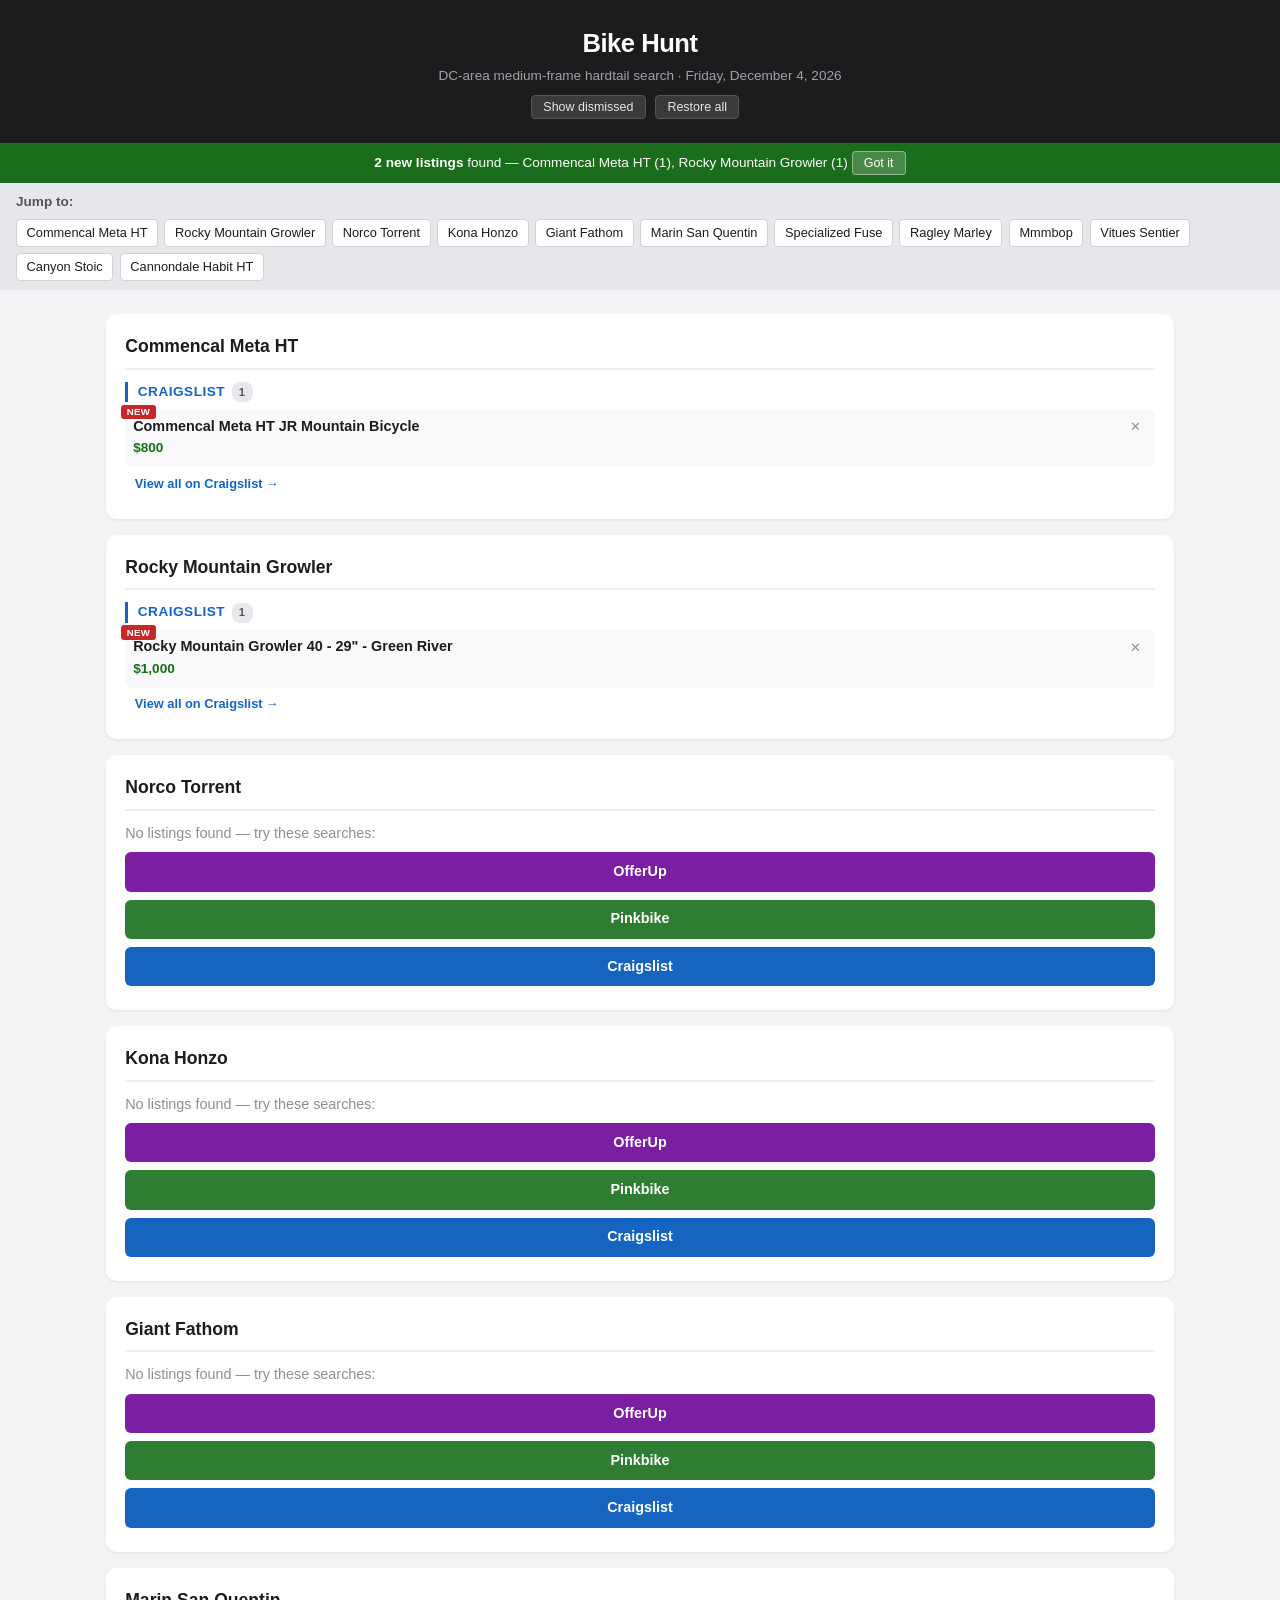
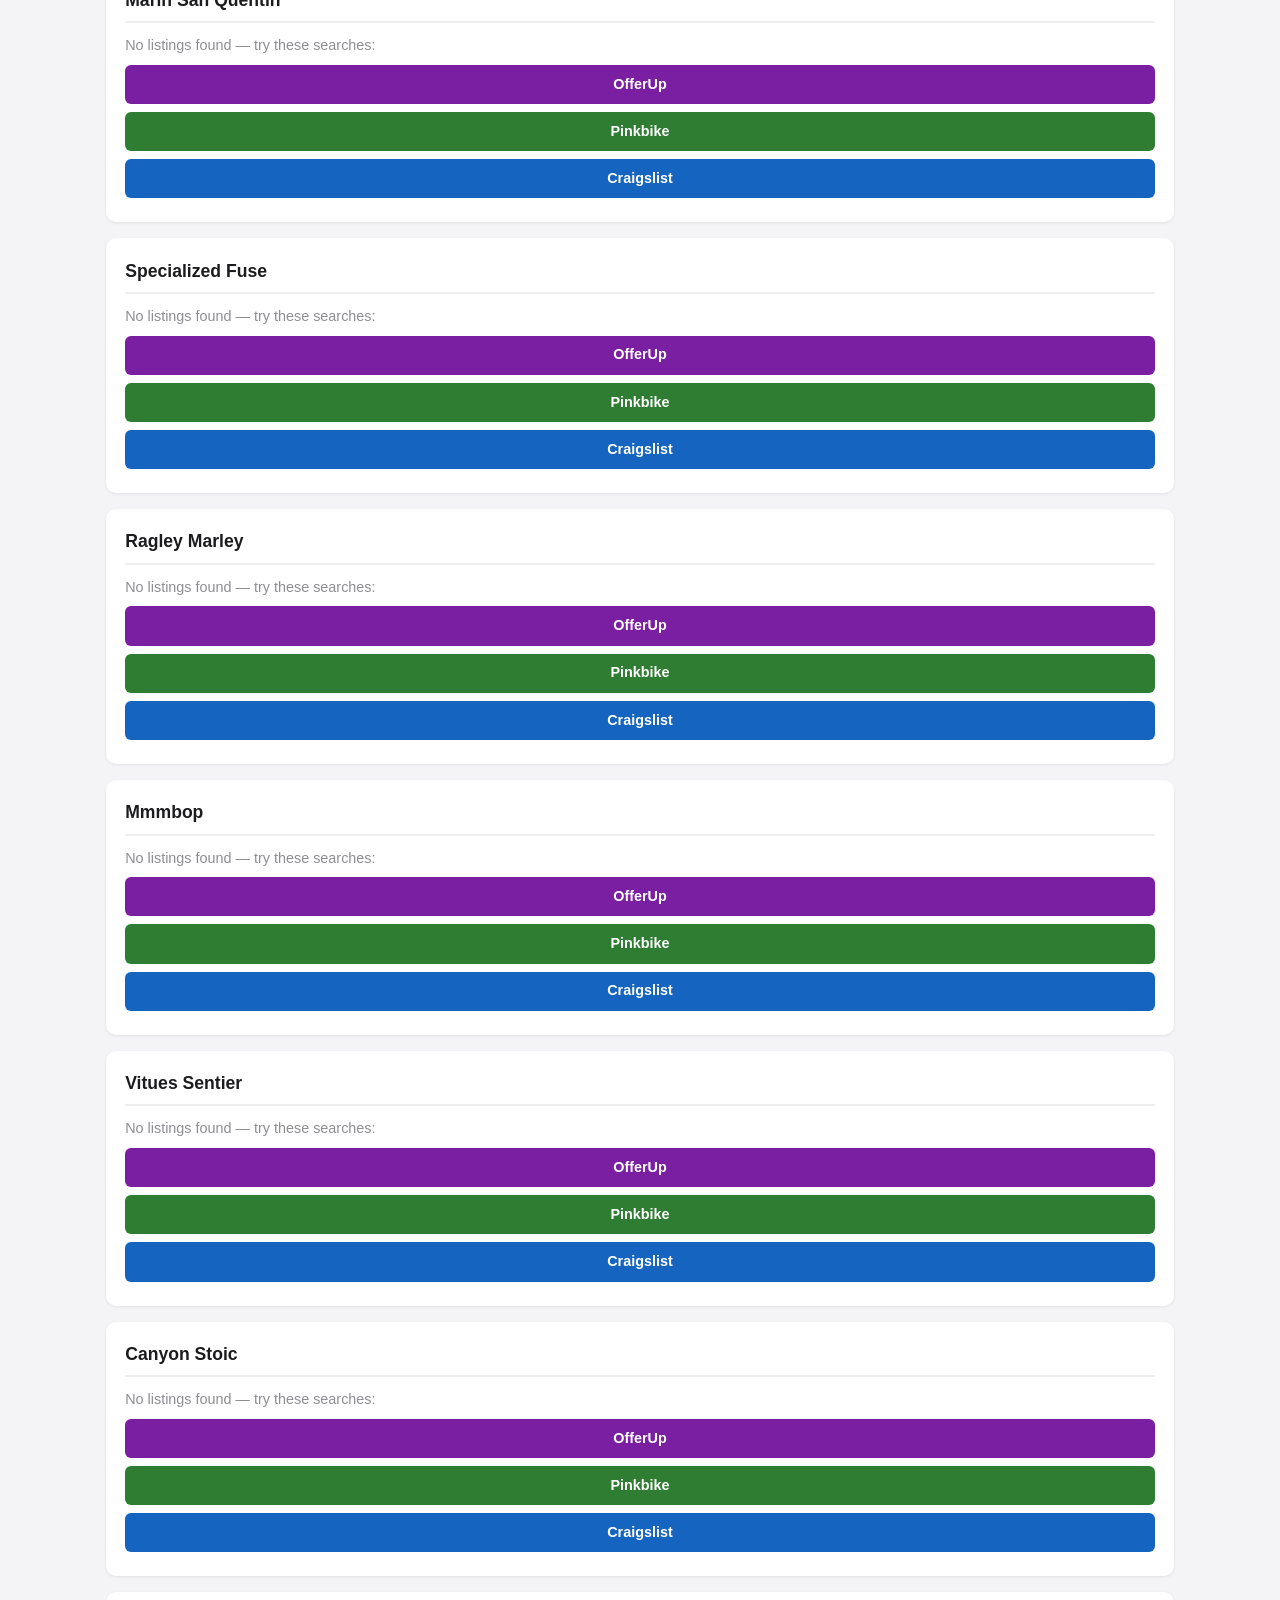
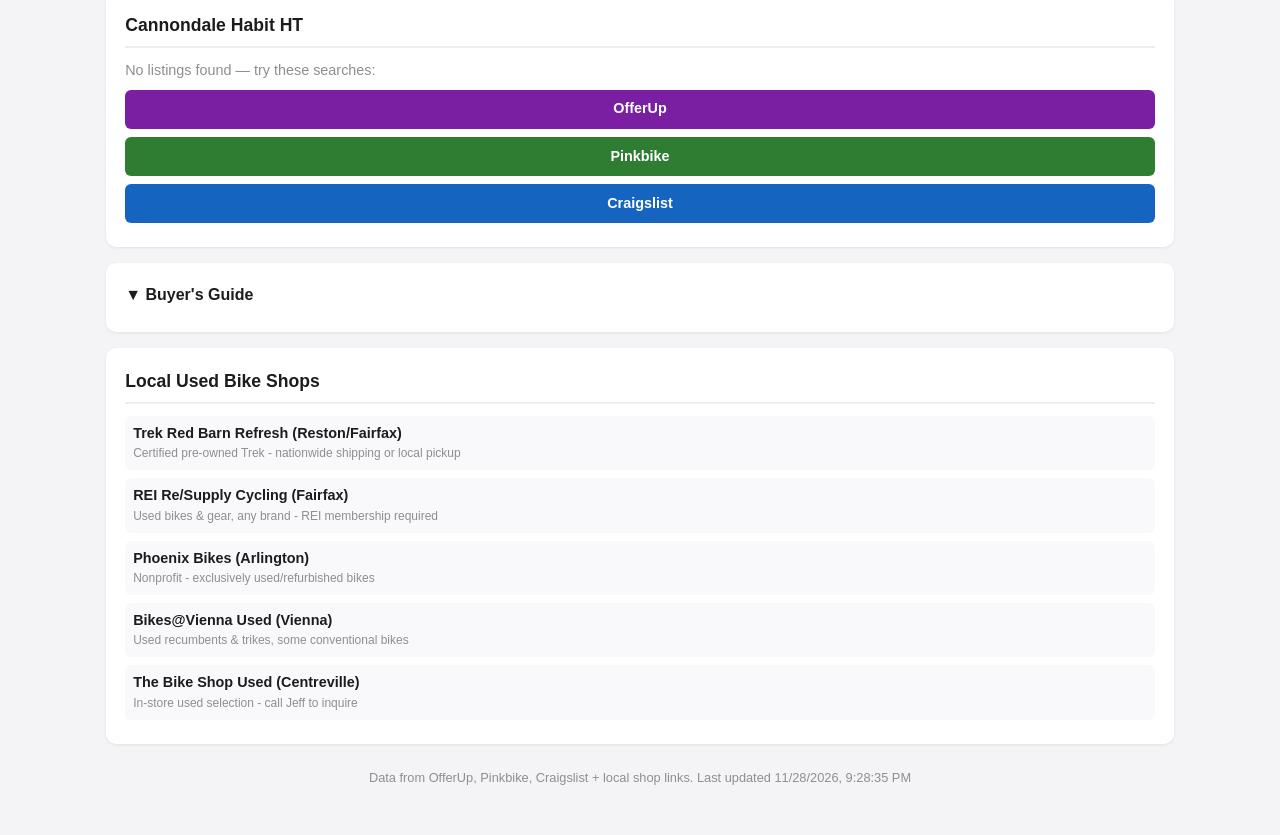
<file: index.html>
<!DOCTYPE html>
<html lang="en">
<head>
  <meta charset="UTF-8">
  <meta name="viewport" content="width=device-width, initial-scale=1.0">
  <title>Bike Hunt</title>
  <link rel="stylesheet" href="style.css">
</head>
<body>
  <header>
    <h1>Bike Hunt</h1>
    <p class="subtitle">DC-area medium-frame hardtail search &middot; <span id="date"></span></p>
    <div class="header-controls">
      <button id="toggle-dismissed" class="hdr-btn">Show dismissed</button>
      <button id="clear-dismissed" class="hdr-btn">Restore all</button>
      <span id="dismissed-count" class="dismissed-count"></span>
    </div>
  </header>

  <div id="new-banner" class="new-banner" style="display:none">
    <span id="new-banner-text"></span>
    <button id="new-banner-dismiss" class="hdr-btn">Got it</button>
  </div>

  <nav id="jump">
    <span>Jump to:</span>
    <div id="jump-links"></div>
  </nav>

  <div id="loading" class="loading">Loading results...</div>
  <main id="grid"></main>

  <footer>
    <p>Data from OfferUp, Pinkbike, Craigslist + local shop links. <span id="updated"></span></p>
  </footer>

  <script>
    const BIKES = [
      { name: "Commencal Meta HT",      query: "commencal+meta+ht" },
      { name: "Rocky Mountain Growler", query: "rocky+mountain+growler" },
      { name: "Norco Torrent",         query: "norco+torrent" },
      { name: "Kona Honzo",            query: "kona+honzo" },
      { name: "Giant Fathom",          query: "giant+fathom" },
      { name: "Marin San Quentin",     query: "marin+san+quentin" },
      { name: "Specialized Fuse",      query: "specialized+fuse" },
      { name: "Ragley Marley",         query: "Ragley+Marley" },
      { name: "Mmmbop",                query: "Mmmbop" },
      { name: "Vitues Sentier",        query: "Vitues+Sentier" },
      { name: "Canyon Stoic",          query: "Canyon+Stoic" },
      { name: "Cannondale Habit HT",   query: "Cannondale+Habit+HT" },
    ];

    const SOURCES = [
      { key: "offerup",    label: "OfferUp",    color: "#7b1fa2", url: q => `https://offerup.com/search?q=${q}` },
      { key: "pinkbike",   label: "Pinkbike",   color: "#2e7d32", url: q => `https://www.pinkbike.com/buysell/list/?lat=39.0503&lng=-77.3909&distance=50&q=${q}` },
      { key: "craigslist", label: "Craigslist", color: "#1565c0", url: q => `https://washingtondc.craigslist.org/search/sss?query=${q}` },
    ];

    const REJECTED_KEY = "bike-hunt-dismissed";
    const SEEN_KEY = "bike-hunt-seen";
    let showDismissed = false;

    function getDismissed() {
      try { return new Set(JSON.parse(localStorage.getItem(REJECTED_KEY) || "[]")); }
      catch { return new Set(); }
    }

    function saveDismissed(set) {
      localStorage.setItem(REJECTED_KEY, JSON.stringify([...set]));
    }

    function dismissItem(url) {
      const set = getDismissed();
      set.add(url);
      saveDismissed(set);
      const el = document.querySelector(`.listing-item[data-url="${CSS.escape(url)}"]`);
      if (el) el.classList.add("dismissed");
      updateDismissedUI();
    }

    function undismissItem(url) {
      const set = getDismissed();
      set.delete(url);
      saveDismissed(set);
      const el = document.querySelector(`.listing-item[data-url="${CSS.escape(url)}"]`);
      if (el) el.classList.remove("dismissed");
      updateDismissedUI();
    }

    function clearAllDismissed() {
      localStorage.removeItem(REJECTED_KEY);
      document.querySelectorAll(".listing-item.dismissed").forEach(el => el.classList.remove("dismissed"));
      updateDismissedUI();
    }

    function toggleDismissedVisibility() {
      showDismissed = !showDismissed;
      document.getElementById("toggle-dismissed").textContent =
        showDismissed ? "Hide dismissed" : "Show dismissed";
      document.querySelectorAll(".listing-item.dismissed").forEach(el => {
        el.style.display = showDismissed ? "" : "none";
      });
    }

    function updateDismissedUI() {
      const count = getDismissed().size;
      document.getElementById("dismissed-count").textContent = count ? `${count} dismissed` : "";
    }

    function getSeen() {
      try { return new Set(JSON.parse(localStorage.getItem(SEEN_KEY) || "[]")); }
      catch { return new Set(); }
    }

    function saveSeen(set) {
      localStorage.setItem(SEEN_KEY, JSON.stringify([...set]));
    }

    let newUrls = new Set();

    function markNewItems(data) {
      const seen = getSeen();
      newUrls = new Set();
      const byBike = {};
      (data.results || []).forEach(r => {
        SOURCES.forEach(s => {
          (r.sources[s.key] || []).forEach(item => {
            if (!seen.has(item.url) && !getDismissed().has(item.url)) {
              newUrls.add(item.url);
              const bikeName = r.bike_name;
              if (!byBike[bikeName]) byBike[bikeName] = 0;
              byBike[bikeName]++;
            }
          });
        });
      });
      const banner = document.getElementById("new-banner");
      const text = document.getElementById("new-banner-text");
      const total = newUrls.size;
      if (total > 0) {
        const details = Object.entries(byBike)
          .sort((a, b) => b[1] - a[1])
          .map(([name, count]) => `${name} (${count})`)
          .join(", ");
        text.innerHTML = `<strong>${total} new listing${total > 1 ? "s" : ""}</strong> found &mdash; ${details}`;
        banner.style.display = "block";
      } else {
        banner.style.display = "none";
      }
    }

    function markAllSeen() {
      const seen = getSeen();
      newUrls.forEach(u => seen.add(u));
      saveSeen(seen);
      newUrls.clear();
      document.getElementById("new-banner").style.display = "none";
      document.querySelectorAll(".new-badge").forEach(el => el.remove());
    }

    document.getElementById("new-banner-dismiss").addEventListener("click", markAllSeen);

    document.getElementById("toggle-dismissed").addEventListener("click", toggleDismissedVisibility);
    document.getElementById("clear-dismissed").addEventListener("click", clearAllDismissed);

    document.getElementById("date").textContent = new Date().toLocaleDateString("en-US", {
      weekday: "long", year: "numeric", month: "long", day: "numeric"
    });

    function buildCard(bike, results) {
      const id = bike.name.replace(/\s+/g, "-").toLowerCase();
      const card = document.createElement("article");
      card.className = "card";
      card.id = id;

      const h2 = document.createElement("h2");
      h2.textContent = bike.name;
      card.appendChild(h2);

      const hasAny = SOURCES.some(s => (results[s.key] || []).length > 0);

      if (!hasAny) {
        const none = document.createElement("p");
        none.className = "no-listings";
        none.textContent = "No listings found — try these searches:";
        card.appendChild(none);
        const btns = document.createElement("div");
        btns.className = "btns";
        SOURCES.forEach(s => {
          const btn = document.createElement("a");
          btn.href = s.url(bike.query);
          btn.target = "_blank";
          btn.rel = "noopener";
          btn.className = "btn";
          btn.style.backgroundColor = s.color;
          btn.textContent = s.label;
          btns.appendChild(btn);
        });
        card.appendChild(btns);
        return card;
      }

      SOURCES.forEach(s => {
        const items = results[s.key] || [];
        if (items.length === 0) return;

        const sourceLabel = document.createElement("div");
        sourceLabel.className = "source-label";
        sourceLabel.style.borderLeftColor = s.color;
        sourceLabel.innerHTML = `<span style="color:${s.color}">${s.label}</span> <span class="count">${items.length}</span>`;
        card.appendChild(sourceLabel);

        const list = document.createElement("div");
        list.className = "listing-list";

        const dismissed = getDismissed();
        items.slice(0, 10).forEach(item => {
          const isNew = newUrls.has(item.url);
          const div = document.createElement("div");
          div.className = "listing-item";
          div.dataset.url = item.url;
          if (dismissed.has(item.url)) {
            div.classList.add("dismissed");
            if (!showDismissed) div.style.display = "none";
          }

          if (isNew) {
            const badge = document.createElement("span");
            badge.className = "new-badge";
            badge.textContent = "NEW";
            div.appendChild(badge);
          }

          if (item.img) {
            const imgWrap = document.createElement("div");
            imgWrap.className = "listing-img";
            const img = document.createElement("img");
            img.src = item.img;
            img.alt = item.title;
            img.loading = "lazy";
            imgWrap.appendChild(img);
            div.appendChild(imgWrap);
          }

          const info = document.createElement("div");
          info.className = "listing-info";

          const title = document.createElement("a");
          title.className = "listing-title";
          title.href = item.url;
          title.target = "_blank";
          title.rel = "noopener";
          title.textContent = item.title;
          info.appendChild(title);

          if (item.price) {
            const price = document.createElement("span");
            price.className = "listing-price";
            price.textContent = item.price;
            info.appendChild(price);
          }

          if (item.location) {
            const loc = document.createElement("span");
            loc.className = "listing-location";
            loc.textContent = item.location;
            info.appendChild(loc);
          }

          div.appendChild(info);

          const dismissBtn = document.createElement("button");
          dismissBtn.className = "dismiss-btn";
          dismissBtn.title = dismissed.has(item.url) ? "Restore item" : "Dismiss item";
          dismissBtn.textContent = dismissed.has(item.url) ? "\u21BA" : "\u2715";
          dismissBtn.addEventListener("click", e => {
            e.stopPropagation();
            if (dismissed.has(item.url)) {
              undismissItem(item.url);
              dismissBtn.textContent = "\u2715";
              dismissBtn.title = "Dismiss item";
            } else {
              dismissItem(item.url);
              dismissBtn.textContent = "\u21BA";
              dismissBtn.title = "Restore item";
            }
          });
          div.appendChild(dismissBtn);

          list.appendChild(div);
        });

        card.appendChild(list);

        // "View all" link to source
        const viewAll = document.createElement("a");
        viewAll.className = "view-all";
        viewAll.href = s.url(bike.query);
        viewAll.target = "_blank";
        viewAll.rel = "noopener";
        viewAll.textContent = `View all on ${s.label} →`;
        viewAll.style.color = s.color;
        card.appendChild(viewAll);
      });

      return card;
    }

    function render(data) {
      const grid = document.getElementById("grid");
      const jump = document.getElementById("jump-links");
      const loading = document.getElementById("loading");
      loading.style.display = "none";

      markNewItems(data);

      const lookup = {};
      (data.results || []).forEach(r => { lookup[r.bike_name] = r.sources; });

      BIKES.forEach(bike => {
        const a = document.createElement("a");
        a.href = `#${bike.name.replace(/\s+/g, "-").toLowerCase()}`;
        a.textContent = bike.name;
        jump.appendChild(a);

        const card = buildCard(bike, lookup[bike.name] || {});
        grid.appendChild(card);
      });

      // Buyer's guide card
      const guideCard = document.createElement("article");
      guideCard.className = "card";
      guideCard.id = "buyers-guide";
      const guideToggle = document.createElement("button");
      guideToggle.className = "collapse-btn";
      guideToggle.textContent = "\u25BC Buyer's Guide";
      let guideExpanded = false;
      guideToggle.addEventListener("click", () => {
        guideExpanded = !guideExpanded;
        guideBody.style.display = guideExpanded ? "" : "none";
        guideToggle.textContent = guideExpanded ? "\u25B2 Buyer's Guide" : "\u25BC Buyer's Guide";
      });
      guideCard.appendChild(guideToggle);

      const guideBody = document.createElement("div");
      guideBody.style.display = "none";
      guideBody.innerHTML = `
        <table class="guide-table">
          <tr><th>Category</th><th>What to Look For</th></tr>
          <tr>
            <td>Frame / Geometry</td>
            <td><strong>Head tube angle:</strong> 64&ndash;67&deg; (slack = stable).<br><strong>Size:</strong> Medium &mdash; always check the brand&rsquo;s geometry chart against your height.</td>
          </tr>
          <tr>
            <td>Fork / Suspension</td>
            <td><strong>Travel:</strong> 130&ndash;150mm for trail + dirt jump versatility.<br><strong>Check used:</strong> stanchions must be free of scratches, pitting, and oil leaks (costly to fix).</td>
          </tr>
          <tr>
            <td>Drivetrain</td>
            <td><strong>1x (single chainring)</strong> &mdash; simpler, lighter, better chain retention for rough riding.</td>
          </tr>
          <tr>
            <td>Dropper Post</td>
            <td><strong>Essential.</strong> Lets you drop the saddle for descents / jumps and raise it for climbs, all from the handlebar.</td>
          </tr>
          <tr>
            <td>Tires</td>
            <td>
              <strong>Volume (width):</strong> 2.3&ndash;2.5" sweet spot &mdash; wider = lower pressure + more cushion on a hardtail.<br>
              <strong>Wheel size:</strong> 27.5" (more playful, flickable) vs 29" (rolls over obstacles better, holds speed).<br>
              <strong>Tubeless:</strong> ask if tubeless-ready &mdash; lets you run lower pressures without pinch flats.<br>
              <strong>Tread:</strong> knobby sides for cornering grip, tighter center for rolling efficiency.<br>
              <strong>Squeeze test:</strong> tires should have some &ldquo;give&rdquo; &mdash; rock-hard means over-inflated.
            </td>
          </tr>
        </table>
      `;
      guideCard.appendChild(guideBody);
      grid.appendChild(guideCard);

      // Local shops card
      const lbsCard = document.createElement("article");
      lbsCard.className = "card";
      lbsCard.id = "local-shops";
      const lbsH2 = document.createElement("h2");
      lbsH2.textContent = "Local Used Bike Shops";
      lbsCard.appendChild(lbsH2);

      const shops = [
        { name: "Trek Red Barn Refresh (Reston/Fairfax)", url: "https://www.trekbikes.com/us/en_US/pre-owned-bikes/c/RBR100/", desc: "Certified pre-owned Trek - nationwide shipping or local pickup" },
        { name: "REI Re/Supply Cycling (Fairfax)", url: "https://www.rei.com/used/cycling", desc: "Used bikes & gear, any brand - REI membership required" },
        { name: "Phoenix Bikes (Arlington)", url: "https://phoenixbikes-non-profit.company.site/", desc: "Nonprofit - exclusively used/refurbished bikes" },
        { name: "Bikes@Vienna Used (Vienna)", url: "https://www.bikesatvienna.com/usedbikesandtrikes", desc: "Used recumbents & trikes, some conventional bikes" },
        { name: "The Bike Shop Used (Centreville)", url: "https://thecentrevillebikeshop.com/used-bikes/", desc: "In-store used selection - call Jeff to inquire" },
      ];

      const lbsList = document.createElement("div");
      lbsList.className = "listing-list";
      shops.forEach(shop => {
        const div = document.createElement("div");
        div.className = "listing-item";
        const info = document.createElement("div");
        info.className = "listing-info";
        const link = document.createElement("a");
        link.className = "listing-title";
        link.href = shop.url;
        link.target = "_blank";
        link.rel = "noopener";
        link.textContent = shop.name;
        info.appendChild(link);
        const desc = document.createElement("span");
        desc.className = "listing-location";
        desc.textContent = shop.desc;
        info.appendChild(desc);
        div.appendChild(info);
        lbsList.appendChild(div);
      });
      lbsCard.appendChild(lbsList);
      grid.appendChild(lbsCard);

      document.getElementById("updated").textContent =
        `Last updated ${new Date(data.fetched_at).toLocaleString()}`;
      updateDismissedUI();
    }

    fetch("data/listings.json")
      .then(r => {
        if (!r.ok) throw new Error("Not found");
        return r.json();
      })
      .then(render)
      .catch(() => {
        // Fallback: show search links
        document.getElementById("loading").textContent = "Could not load listings. Showing search links instead.";
        render({ results: [] });
      });
  </script>
</body>
</html>
</file>
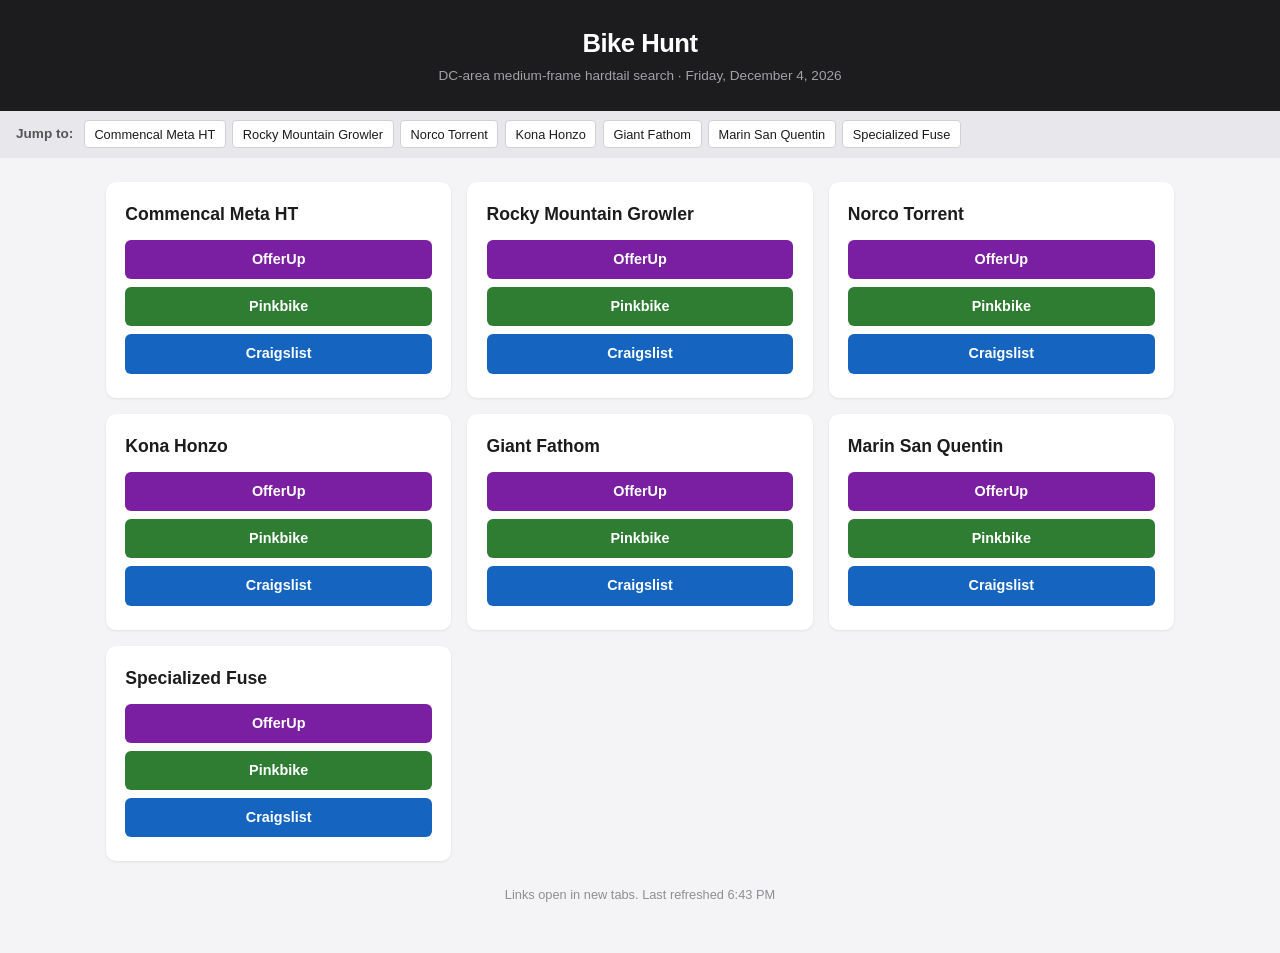
<file: bike-hunt/index.html>
<!DOCTYPE html>
<html lang="en">
<head>
  <meta charset="UTF-8">
  <meta name="viewport" content="width=device-width, initial-scale=1.0">
  <title>Bike Hunt</title>
  <link rel="stylesheet" href="style.css">
</head>
<body>
  <header>
    <h1>Bike Hunt</h1>
    <p class="subtitle">DC-area medium-frame hardtail search &middot; <span id="date"></span></p>
  </header>

  <nav id="jump">
    <span>Jump to:</span>
    <div id="jump-links"></div>
  </nav>

  <main id="grid"></main>

  <footer>
    <p>Links open in new tabs. <span id="updated"></span></p>
  </footer>

  <script>
    const bikes = [
      { name: "Commencal Meta HT",       query: "commencal+meta+ht" },
      { name: "Rocky Mountain Growler",  query: "rocky+mountain+growler" },
      { name: "Norco Torrent",          query: "norco+torrent" },
      { name: "Kona Honzo",            query: "kona+honzo" },
      { name: "Giant Fathom",          query: "giant+fathom" },
      { name: "Marin San Quentin",     query: "marin+san+quentin" },
      { name: "Specialized Fuse",      query: "specialized+fuse" },
    ];

    const sources = [
      { name: "OfferUp",   color: "#7b1fa2", url: q => `https://offerup.com/search?q=${q}` },
      { name: "Pinkbike",  color: "#2e7d32", url: q => `https://www.pinkbike.com/buysell/list/?lat=39.0503&lng=-77.3909&distance=50&q=${q}` },
      { name: "Craigslist",color: "#1565c0", url: q => `https://washingtondc.craigslist.org/search/sss?query=${q}` },
    ];

    function render() {
      const grid = document.getElementById("grid");
      const jump = document.getElementById("jump-links");

      bikes.forEach((bike, i) => {
        const id = `b${i}`;

        const a = document.createElement("a");
        a.href = `#${id}`;
        a.textContent = bike.name;
        jump.appendChild(a);

        const card = document.createElement("article");
        card.className = "card";
        card.id = id;
        const h2 = document.createElement("h2");
        h2.textContent = bike.name;
        card.appendChild(h2);

        const btns = document.createElement("div");
        btns.className = "btns";
        sources.forEach(s => {
          const btn = document.createElement("a");
          btn.href = s.url(bike.query);
          btn.target = "_blank";
          btn.rel = "noopener";
          btn.className = "btn";
          btn.style.backgroundColor = s.color;
          btn.textContent = s.name;
          btns.appendChild(btn);
        });
        card.appendChild(btns);
        grid.appendChild(card);
      });
    }

    document.getElementById("date").textContent = new Date().toLocaleDateString("en-US", {
      weekday: "long", year: "numeric", month: "long", day: "numeric"
    });
    document.getElementById("updated").textContent =
      `Last refreshed ${new Date().toLocaleTimeString("en-US", { hour: "numeric", minute: "2-digit" })}`;
    render();
  </script>
</body>
</html>
</file>
<file: style.css>
* {
  margin: 0;
  padding: 0;
  box-sizing: border-box;
}

body {
  font-family: -apple-system, BlinkMacSystemFont, "Segoe UI", Roboto, Helvetica, Arial, sans-serif;
  background: #f4f4f6;
  color: #1c1c1e;
  line-height: 1.5;
  padding-bottom: 3rem;
}

header {
  background: #1c1c1e;
  color: #fff;
  padding: 1.5rem 1rem;
  text-align: center;
  position: sticky;
  top: 0;
  z-index: 10;
}

header h1 {
  font-size: 1.6rem;
  letter-spacing: -0.5px;
}

.subtitle {
  font-size: 0.85rem;
  color: #a1a1a6;
  margin-top: 0.25rem;
}

#jump {
  background: #e8e8ec;
  padding: 0.6rem 1rem;
  display: flex;
  flex-wrap: wrap;
  align-items: center;
  gap: 0.4rem;
  font-size: 0.85rem;
  position: sticky;
  top: 72px;
  z-index: 9;
}

#jump span {
  font-weight: 600;
  color: #555;
  margin-right: 0.25rem;
}

#jump-links {
  display: flex;
  flex-wrap: wrap;
  gap: 0.4rem;
}

#jump-links a {
  color: #1c1c1e;
  text-decoration: none;
  background: #fff;
  padding: 0.2rem 0.6rem;
  border-radius: 4px;
  font-size: 0.8rem;
  border: 1px solid #d1d1d6;
}

#jump-links a:hover {
  background: #1c1c1e;
  color: #fff;
  border-color: #1c1c1e;
}

.loading {
  text-align: center;
  padding: 3rem 1rem;
  color: #8e8e93;
  font-size: 1rem;
}

#grid {
  max-width: 1100px;
  margin: 1.5rem auto;
  padding: 0 1rem;
  display: flex;
  flex-direction: column;
  gap: 1rem;
}

.card {
  background: #fff;
  border-radius: 10px;
  padding: 1.2rem 1.2rem 1.5rem;
  box-shadow: 0 1px 3px rgba(0,0,0,0.08);
  scroll-margin-top: 140px;
}

.card h2 {
  font-size: 1.1rem;
  margin-bottom: 0.75rem;
  padding-bottom: 0.5rem;
  border-bottom: 2px solid #eee;
}

.source-label {
  display: flex;
  align-items: center;
  gap: 0.4rem;
  font-size: 0.85rem;
  font-weight: 700;
  text-transform: uppercase;
  letter-spacing: 0.5px;
  margin: 0.75rem 0 0.4rem;
  padding-left: 0.6rem;
  border-left: 3px solid;
}

.count {
  background: #e8e8ec;
  color: #555;
  font-size: 0.7rem;
  padding: 0.1rem 0.45rem;
  border-radius: 8px;
  font-weight: 600;
}

.listing-list {
  display: flex;
  flex-direction: column;
  gap: 0.5rem;
}

.listing-item {
  display: flex;
  gap: 0.6rem;
  padding: 0.5rem 2rem 0.5rem 0.5rem;
  border-radius: 6px;
  background: #f9f9fb;
  align-items: flex-start;
  position: relative;
  overflow: visible;
}

.listing-item:hover {
  background: #f0f0f5;
}

.listing-img {
  flex-shrink: 0;
  width: 64px;
  height: 64px;
  border-radius: 4px;
  overflow: hidden;
  background: #e8e8ec;
}

.listing-img img {
  width: 100%;
  height: 100%;
  object-fit: cover;
}

.listing-info {
  flex: 1;
  min-width: 0;
}

.listing-title {
  display: block;
  font-size: 0.9rem;
  font-weight: 600;
  color: #1c1c1e;
  text-decoration: none;
  line-height: 1.3;
  word-wrap: break-word;
}

.listing-title:hover {
  text-decoration: underline;
  color: #333;
}

.listing-price {
  display: inline-block;
  font-size: 0.85rem;
  font-weight: 700;
  color: #1a6d1a;
  margin-top: 0.15rem;
}

.listing-location {
  display: block;
  font-size: 0.75rem;
  color: #8e8e93;
  margin-top: 0.1rem;
}

.view-all {
  display: inline-block;
  font-size: 0.8rem;
  font-weight: 600;
  text-decoration: none;
  margin-top: 0.4rem;
  margin-left: 0.6rem;
}

.view-all:hover {
  text-decoration: underline;
}

.no-listings {
  color: #8e8e93;
  font-size: 0.9rem;
  margin-bottom: 0.5rem;
}

.btns {
  display: flex;
  flex-direction: column;
  gap: 0.5rem;
}

.btn {
  display: block;
  color: #fff;
  text-decoration: none;
  padding: 0.55rem 0.8rem;
  border-radius: 6px;
  font-size: 0.9rem;
  font-weight: 600;
  text-align: center;
  transition: filter 0.15s, transform 0.1s;
}

.btn:hover {
  filter: brightness(1.15);
  transform: translateY(-1px);
}

.btn:active {
  transform: translateY(0);
}

.header-controls {
  margin-top: 0.5rem;
  display: flex;
  align-items: center;
  justify-content: center;
  gap: 0.6rem;
}

.hdr-btn {
  background: #3a3a3c;
  color: #e8e8ec;
  border: 1px solid #555;
  border-radius: 4px;
  padding: 0.25rem 0.7rem;
  font-size: 0.78rem;
  cursor: pointer;
}

.hdr-btn:hover {
  background: #4a4a4c;
}

.dismissed-count {
  font-size: 0.78rem;
  color: #a1a1a6;
}

.listing-item.dismissed {
  opacity: 0.35;
}

.dismiss-btn {
  position: absolute;
  top: 0.5rem;
  right: 0.5rem;
  width: 22px;
  height: 22px;
  border: none;
  border-radius: 4px;
  background: transparent;
  color: #8e8e93;
  font-size: 0.8rem;
  cursor: pointer;
  display: flex;
  align-items: center;
  justify-content: center;
  line-height: 1;
}

.dismiss-btn:hover {
  background: #e8e8ec;
  color: #1c1c1e;
}

.new-banner {
  background: #1a6d1a;
  color: #fff;
  text-align: center;
  padding: 0.5rem 1rem;
  font-size: 0.85rem;
  display: flex;
  align-items: center;
  justify-content: center;
  gap: 0.6rem;
  flex-wrap: wrap;
}

.new-banner .hdr-btn {
  background: rgba(255,255,255,0.2);
  border-color: rgba(255,255,255,0.4);
  color: #fff;
}

.new-banner .hdr-btn:hover {
  background: rgba(255,255,255,0.35);
}

.new-badge {
  position: absolute;
  top: -4px;
  left: -4px;
  background: #c62828;
  color: #fff;
  font-size: 0.6rem;
  font-weight: 800;
  padding: 0.1rem 0.35rem;
  border-radius: 3px;
  line-height: 1.2;
  letter-spacing: 0.3px;
}

.collapse-btn {
  background: none;
  border: none;
  font-size: 1rem;
  font-weight: 700;
  color: #1c1c1e;
  cursor: pointer;
  padding: 0.25rem 0;
  width: 100%;
  text-align: left;
}

.collapse-btn:hover {
  color: #555;
}

.guide-table {
  width: 100%;
  border-collapse: collapse;
  font-size: 0.85rem;
  margin-top: 0.5rem;
}

.guide-table th {
  text-align: left;
  padding: 0.5rem 0.6rem;
  background: #f0f0f5;
  font-weight: 700;
  font-size: 0.8rem;
  text-transform: uppercase;
  letter-spacing: 0.3px;
  border-bottom: 2px solid #d1d1d6;
}

.guide-table td {
  padding: 0.55rem 0.6rem;
  border-bottom: 1px solid #e8e8ec;
  vertical-align: top;
  line-height: 1.45;
}

.guide-table td:first-child {
  white-space: nowrap;
  font-weight: 600;
  color: #555;
  width: 1%;
  padding-right: 1rem;
}

.guide-table tr:last-child td {
  border-bottom: none;
}

footer {
  text-align: center;
  font-size: 0.8rem;
  color: #8e8e93;
  margin-top: 1rem;
}

@media (max-width: 640px) {
  .listing-img {
    width: 48px;
    height: 48px;
  }
}
</file>
<file: bike-hunt/style.css>
* {
  margin: 0;
  padding: 0;
  box-sizing: border-box;
}

body {
  font-family: -apple-system, BlinkMacSystemFont, "Segoe UI", Roboto, Helvetica, Arial, sans-serif;
  background: #f4f4f6;
  color: #1c1c1e;
  line-height: 1.5;
  padding-bottom: 3rem;
}

header {
  background: #1c1c1e;
  color: #fff;
  padding: 1.5rem 1rem;
  text-align: center;
  position: sticky;
  top: 0;
  z-index: 10;
}

header h1 {
  font-size: 1.6rem;
  letter-spacing: -0.5px;
}

.subtitle {
  font-size: 0.85rem;
  color: #a1a1a6;
  margin-top: 0.25rem;
}

#jump {
  background: #e8e8ec;
  padding: 0.6rem 1rem;
  display: flex;
  flex-wrap: wrap;
  align-items: center;
  gap: 0.4rem;
  font-size: 0.85rem;
  position: sticky;
  top: 72px;
  z-index: 9;
}

#jump span {
  font-weight: 600;
  color: #555;
  margin-right: 0.25rem;
}

#jump-links {
  display: flex;
  flex-wrap: wrap;
  gap: 0.4rem;
}

#jump-links a {
  color: #1c1c1e;
  text-decoration: none;
  background: #fff;
  padding: 0.2rem 0.6rem;
  border-radius: 4px;
  font-size: 0.8rem;
  border: 1px solid #d1d1d6;
}

#jump-links a:hover {
  background: #1c1c1e;
  color: #fff;
  border-color: #1c1c1e;
}

#grid {
  max-width: 1100px;
  margin: 1.5rem auto;
  padding: 0 1rem;
  display: grid;
  grid-template-columns: repeat(auto-fill, minmax(300px, 1fr));
  gap: 1rem;
}

.card {
  background: #fff;
  border-radius: 10px;
  padding: 1.2rem 1.2rem 1.5rem;
  box-shadow: 0 1px 3px rgba(0,0,0,0.08);
  scroll-margin-top: 140px;
}

.card h2 {
  font-size: 1.1rem;
  margin-bottom: 0.8rem;
}

.btns {
  display: flex;
  flex-direction: column;
  gap: 0.5rem;
}

.btn {
  display: block;
  color: #fff;
  text-decoration: none;
  padding: 0.55rem 0.8rem;
  border-radius: 6px;
  font-size: 0.9rem;
  font-weight: 600;
  text-align: center;
  transition: filter 0.15s, transform 0.1s;
}

.btn:hover {
  filter: brightness(1.15);
  transform: translateY(-1px);
}

.btn:active {
  transform: translateY(0);
}

footer {
  text-align: center;
  font-size: 0.8rem;
  color: #8e8e93;
  margin-top: 1rem;
}

@media (max-width: 640px) {
  #grid {
    grid-template-columns: 1fr;
    margin: 1rem auto;
  }
}
</file>
